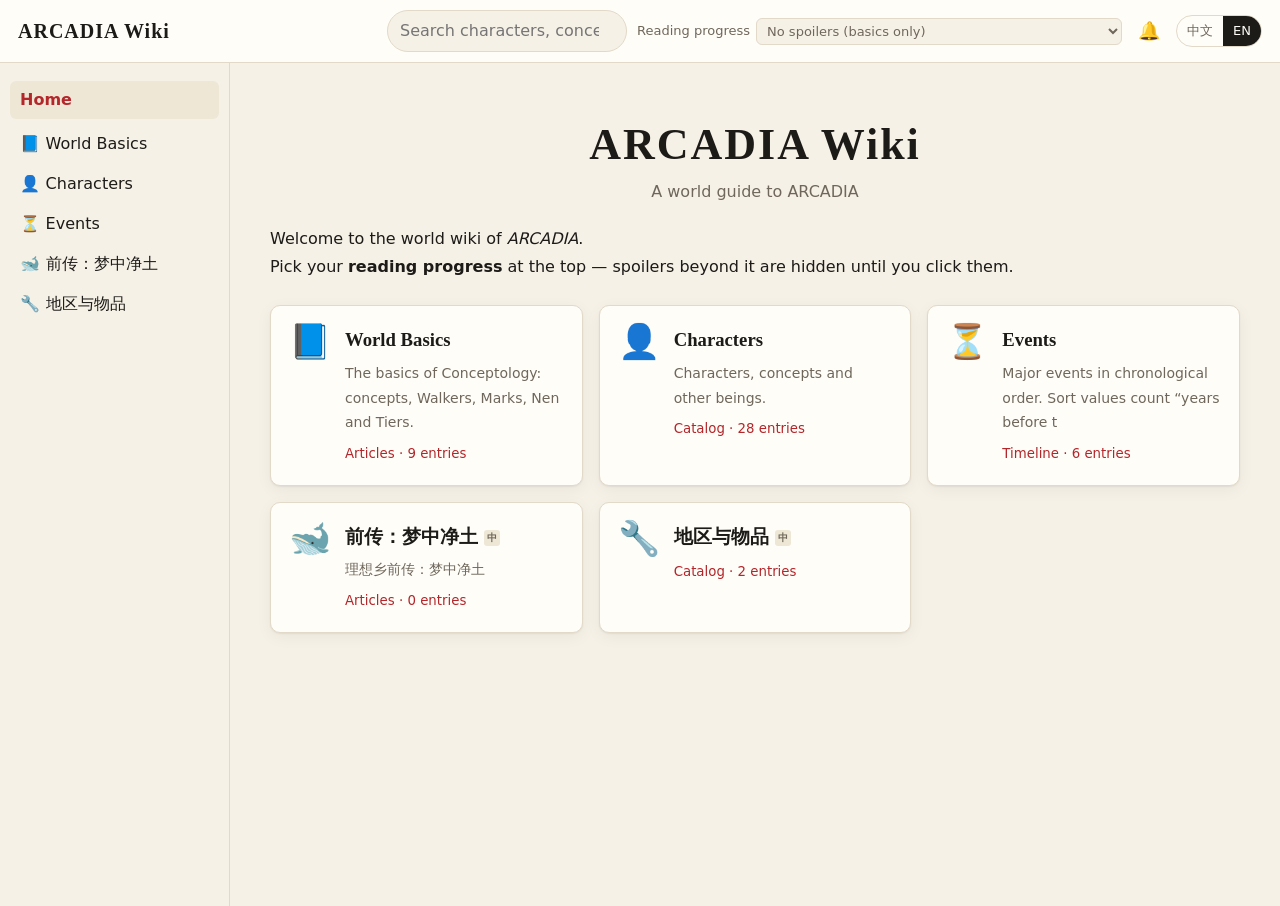
<file: index.html>
<!doctype html>
<html lang="zh-CN">
<head>
  <meta charset="utf-8">
  <meta name="viewport" content="width=device-width, initial-scale=1">
  <title>ARCADIA Wiki</title>
  <meta name="description" content="ARCADIA (理想乡) world wiki — concepts, characters and timeline. 《理想乡》世界观百科。">
  <link rel="icon" href="data:image/svg+xml,<svg xmlns='http://www.w3.org/2000/svg' viewBox='0 0 100 100'><polygon points='50,8 94,88 6,88' fill='%23D9443B'/><circle cx='50' cy='62' r='22' fill='%231b1b1b'/></svg>">
  <link rel="stylesheet" href="assets/css/style.css">
</head>
<body data-mode="read">
  <header class="topbar">
    <button id="menu-btn" class="icon-btn" aria-label="Menu">☰</button>
    <a href="#/" class="brand"><span id="site-title">ARCADIA</span></a>
    <div class="top-tools">
      <input id="search" type="search" autocomplete="off">
      <label class="progress-sel" id="progress-wrap">
        <span id="progress-label"></span><select id="progress"></select>
      </label>
      <div class="lang-switch" role="group" aria-label="Language">
        <button data-lang="zh">中文</button><button data-lang="en">EN</button>
      </div>
    </div>
  </header>

  <div class="layout">
    <nav id="nav" class="nav"></nav>
    <main id="main" class="main"><p class="loading">…</p></main>
    <aside id="toc" class="toc"></aside>
  </div>

  <div id="toolbar"></div>
  <noscript>This site needs JavaScript. 这个网站需要开启 JavaScript。</noscript>
  <script>
    // 如果 4 秒后程序还没启动，多半是 assets 文件夹没放对位置
    setTimeout(function () {
      if (window.__wikiBooted) return;
      var m = document.getElementById('main');
      if (m) m.innerHTML = '<div style="max-width:640px;margin:40px auto;padding:20px;border:2px solid #b3262a;border-radius:10px;font:15px/1.7 sans-serif">' +
        '<b>网站文件没有加载成功 / Site files failed to load</b><br>' +
        '请确认仓库<b>根目录</b>里直接就有 <code>index.html</code>、<code>editor.html</code>、<code>assets</code> 文件夹和 <code>data</code> 文件夹，' +
        '而不是被放在另一个文件夹里面。上传时要把解压后文件夹<b>里面的东西</b>拖进去，不要上传 zip 本身。</div>';
    }, 4000);
  </script>
  <script type="module" src="assets/js/main.js"></script>
</body>
</html>
</file>
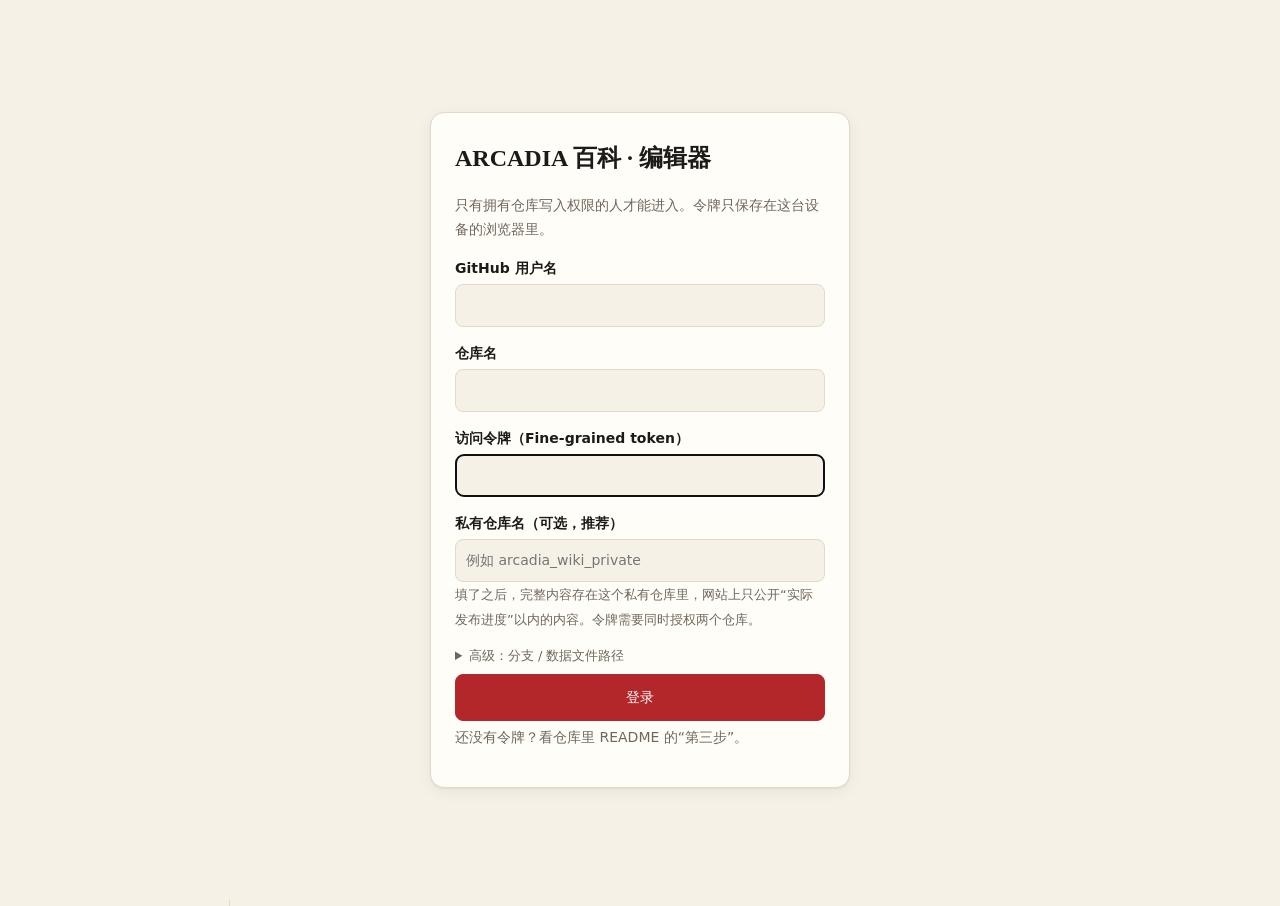
<file: editor.html>
<!doctype html>
<html lang="zh-CN">
<head>
  <meta charset="utf-8">
  <meta name="viewport" content="width=device-width, initial-scale=1">
  <title>编辑器 · ARCADIA</title>
  <meta name="robots" content="noindex, nofollow">
  <link rel="icon" href="data:image/svg+xml,<svg xmlns='http://www.w3.org/2000/svg' viewBox='0 0 100 100'><polygon points='50,8 94,88 6,88' fill='%23D9443B'/><circle cx='50' cy='62' r='22' fill='%231b1b1b'/></svg>">
  <link rel="stylesheet" href="assets/css/style.css">
</head>
<body data-mode="edit">
  <header class="topbar">
    <button id="menu-btn" class="icon-btn" aria-label="Menu">☰</button>
    <a href="#/" class="brand"><span id="site-title">ARCADIA</span><span class="ed-badge">编辑器</span></a>
    <div class="top-tools">
      <input id="search" type="search" autocomplete="off">
      <label class="progress-sel" id="progress-wrap">
        <span id="progress-label"></span><select id="progress"></select>
      </label>
      <div class="lang-switch" role="group" aria-label="Language">
        <button data-lang="zh">中文</button><button data-lang="en">EN</button>
      </div>
    </div>
  </header>

  <div class="layout">
    <nav id="nav" class="nav"></nav>
    <main id="main" class="main"><p class="loading">…</p></main>
    <aside id="toc" class="toc"></aside>
  </div>

  <div id="toolbar"></div>
  <noscript>This site needs JavaScript. 这个网站需要开启 JavaScript。</noscript>
  <script>
    // 如果 4 秒后程序还没启动，多半是 assets 文件夹没放对位置
    setTimeout(function () {
      if (window.__wikiBooted) return;
      var m = document.getElementById('main');
      if (m) m.innerHTML = '<div style="max-width:640px;margin:40px auto;padding:20px;border:2px solid #b3262a;border-radius:10px;font:15px/1.7 sans-serif">' +
        '<b>网站文件没有加载成功 / Site files failed to load</b><br>' +
        '请确认仓库<b>根目录</b>里直接就有 <code>index.html</code>、<code>editor.html</code>、<code>assets</code> 文件夹和 <code>data</code> 文件夹，' +
        '而不是被放在另一个文件夹里面。上传时要把解压后文件夹<b>里面的东西</b>拖进去，不要上传 zip 本身。</div>';
    }, 4000);
  </script>
  <script type="module" src="assets/js/main.js"></script>
</body>
</html>
</file>
<file: assets/css/style.css>
/* ========== 主题色 ========== */
:root {
  --bg: #f6f1e7;
  --paper: #fffdf8;
  --ink: #1d1b18;
  --muted: #6f675b;
  --line: #e2d9c8;
  --accent: #b3262a;
  --accent-2: #3b6e8f;
  --link: #2d5f86;
  --missing: #b3262a;
  --chip: #efe7d6;
  --shadow: 0 1px 2px rgba(0,0,0,.06), 0 4px 16px rgba(0,0,0,.05);
  --radius: 10px;
  --serif: "Noto Serif SC", "Source Han Serif SC", "Songti SC", Georgia, serif;
  --sans: system-ui, -apple-system, "PingFang SC", "Microsoft YaHei", "Noto Sans SC", sans-serif;
}
@media (prefers-color-scheme: dark) {
  :root {
    --bg: #17161a; --paper: #1f1e23; --ink: #ece7dd; --muted: #a39b8d; --line: #34323a;
    --accent: #e0575a; --accent-2: #7fb0d1; --link: #8fbfe0; --missing: #f07a7c; --chip: #2a2830;
    --shadow: 0 1px 2px rgba(0,0,0,.4);
  }
}

* { box-sizing: border-box; }
html { scroll-padding-top: 72px; }
body { margin: 0; background: var(--bg); color: var(--ink); font: 16px/1.75 var(--sans); }
a { color: var(--link); text-decoration: none; }
a:hover { text-decoration: underline; }
button, input, select, textarea { font: inherit; color: inherit; }
.muted { color: var(--muted); }
.grow { flex: 1; }

/* ========== 顶栏 ========== */
.topbar {
  position: sticky; top: 0; z-index: 20; display: flex; align-items: center; gap: 12px;
  padding: 10px 18px; background: var(--paper); border-bottom: 1px solid var(--line);
}
.brand { font: 700 20px/1 var(--serif); color: var(--ink); letter-spacing: 1px; white-space: nowrap; }
.brand:hover { text-decoration: none; color: var(--accent); }
.top-tools { margin-left: auto; display: flex; align-items: center; gap: 10px; }
#search { width: 240px; padding: 6px 12px; border: 1px solid var(--line); border-radius: 999px; background: var(--bg); }
.progress-sel { display: flex; align-items: center; gap: 6px; font-size: 13px; color: var(--muted); }
.progress-sel select { padding: 4px 6px; border: 1px solid var(--line); border-radius: 6px; background: var(--bg); }
.icon-btn { display: none; border: 0; background: none; font-size: 22px; cursor: pointer; }

.banner { background: #fff3cd; color: #5c4400; padding: 8px 18px; font-size: 14px; display: flex; gap: 10px; align-items: center; flex-wrap: wrap; }
.banner[hidden] { display: none; }

/* ========== 三栏布局 ========== */
.layout { display: grid; grid-template-columns: 230px minmax(0, 1fr); gap: 0; max-width: 1400px; margin: 0 auto; }
body.has-toc .layout { grid-template-columns: 230px minmax(0, 1fr) 220px; }
.nav { position: sticky; top: 57px; align-self: start; height: calc(100vh - 57px); overflow: auto; padding: 18px 10px 80px; border-right: 1px solid var(--line); }
.main { min-width: 0; padding: 26px 40px 120px; }
.toc { display: none; }
body.has-toc .toc { display: block; position: sticky; top: 57px; align-self: start; max-height: calc(100vh - 57px); overflow: auto; padding: 26px 14px; font-size: 14px; border-left: 1px solid var(--line); }

.nav a { display: block; color: var(--ink); padding: 5px 10px; border-radius: 6px; }
.nav a:hover { background: var(--chip); text-decoration: none; }
.nav a.on { background: var(--chip); color: var(--accent); font-weight: 600; }
.nav-home { margin-bottom: 6px; }
.nav-group { margin: 2px 0; }
.nav-ico { display: inline-block; width: 1.6em; }
.nav-sub { padding-left: 34px !important; font-size: 14px; color: var(--muted) !important; }
.nav-sub.on { color: var(--accent) !important; }

/* ========== 正文 ========== */
.crumbs { font-size: 13px; color: var(--muted); margin-bottom: 6px; }
.crumbs .sep { margin: 0 6px; }
.title { font: 700 32px/1.3 var(--serif); margin: 4px 0 10px; padding-bottom: 8px; border-bottom: 1px solid var(--line); }
.title small { font: 400 16px var(--sans); color: var(--muted); margin-left: 12px; }
.prose p { margin: .6em 0; }
.prose blockquote { margin: .8em 0; padding: .3em 1em; border-left: 3px solid var(--accent); background: var(--chip); border-radius: 0 6px 6px 0; }
.prose h4 { margin: 1.2em 0 .3em; font-size: 16px; }
.prose ul, .prose ol { padding-left: 1.6em; }
.lead { font-size: 17px; }
.empty { color: var(--muted); font-style: italic; }
.aliases { color: var(--muted); font-size: 14px; margin-bottom: 8px; }
.wikilink.missing { color: var(--missing); cursor: help; }
body.editing .wikilink.missing { cursor: pointer; text-decoration: underline dotted; }
.spoiler-inline { background: var(--ink); color: transparent; border-radius: 3px; padding: 0 3px; cursor: pointer; transition: .2s; }
.spoiler-inline.shown { background: var(--chip); color: inherit; }
.spoiler-block { border: 1px dashed var(--accent); border-radius: var(--radius); padding: 14px 18px; margin: 10px 0; text-align: center; color: var(--accent); cursor: pointer; background: color-mix(in srgb, var(--accent) 6%, transparent); }
.spoiler-block small { color: var(--muted); }

.sec h2, .sec h3 { font-family: var(--serif); display: flex; align-items: baseline; flex-wrap: wrap; gap: 8px; }
.sec h2 { font-size: 24px; margin: 1.6em 0 .4em; padding-bottom: 4px; border-bottom: 1px solid var(--line); }
.sec h3 { font-size: 19px; margin: 1.3em 0 .3em; }
.secnum { color: var(--muted); font: 400 .8em var(--sans); }

/* 条目右侧信息栏（维基百科式） */
.article::after { content: ""; display: block; clear: both; }
.infobox { float: right; width: 290px; margin: 0 0 16px 24px; background: var(--paper); border: 1px solid var(--line); border-radius: var(--radius); box-shadow: var(--shadow); overflow: hidden; font-size: 14px; }
.ib-title { background: var(--ink); color: var(--paper); text-align: center; font: 700 18px/1.4 var(--serif); padding: 8px; }
.ib-img img { display: block; width: 100%; max-height: 360px; object-fit: cover; }
.ib-sub { text-align: center; color: var(--muted); padding: 6px; border-bottom: 1px solid var(--line); }
.infobox table { width: 100%; border-collapse: collapse; }
.infobox th { text-align: left; width: 34%; padding: 6px 10px; background: var(--chip); vertical-align: top; font-weight: 600; }
.infobox td { padding: 6px 10px; vertical-align: top; }
.infobox tr + tr th, .infobox tr + tr td { border-top: 1px solid var(--line); }

/* 目录 */
.toc-h { font-weight: 700; margin-bottom: 6px; }
.toc a, .toc-inline a { display: block; color: var(--ink); cursor: pointer; padding: 2px 0; }
.toc a span, .toc-inline a span { color: var(--muted); margin-right: 6px; }
.toc a:hover, .toc-inline a:hover { color: var(--accent); text-decoration: none; }
.toc-l3 { padding-left: 16px !important; font-size: 13px; }
.toc-inline { display: none; }

/* 首页 */
.hero { text-align: center; padding: 30px 0 10px; }
.hero h1 { font: 700 44px/1.2 var(--serif); margin: 0; letter-spacing: 2px; }
.hero p { color: var(--muted); margin: 6px 0 0; }
.mod-grid { display: grid; grid-template-columns: repeat(auto-fill, minmax(260px, 1fr)); gap: 16px; margin-top: 24px; }
.mod-card { background: var(--paper); border: 1px solid var(--line); border-radius: var(--radius); box-shadow: var(--shadow); }
.mod-link { display: flex; gap: 14px; padding: 18px; color: var(--ink); }
.mod-link:hover { text-decoration: none; background: var(--chip); border-radius: var(--radius); }
.mod-ico { font-size: 34px; line-height: 1; }
.mod-link h3 { margin: 0; font-family: var(--serif); }
.mod-link p { margin: 4px 0; color: var(--muted); font-size: 14px; }
.mod-link small { color: var(--accent); }
.mod-card .ebar { padding: 0 14px 12px; }

/* 列表与卡片 */
.row-list { display: flex; flex-direction: column; gap: 8px; margin-top: 12px; }
.row-link { display: flex; flex-direction: column; padding: 12px 16px; background: var(--paper); border: 1px solid var(--line); border-radius: var(--radius); color: var(--ink); }
.row-link:hover { text-decoration: none; border-color: var(--accent); }
.row-link span, .row-link small { color: var(--muted); font-size: 14px; }
.tabs { display: flex; flex-wrap: wrap; gap: 6px; margin: 16px 0; border-bottom: 1px solid var(--line); }
.tab { padding: 8px 16px; color: var(--ink); border-bottom: 3px solid transparent; margin-bottom: -1px; }
.tab small { color: var(--muted); margin-left: 4px; }
.tab.on { border-color: var(--accent); color: var(--accent); font-weight: 600; }
.tab:hover { text-decoration: none; background: var(--chip); }
.card-grid { display: grid; grid-template-columns: repeat(auto-fill, minmax(200px, 1fr)); gap: 14px; margin-top: 12px; }
.card { display: flex; gap: 12px; padding: 12px; background: var(--paper); border: 1px solid var(--line); border-radius: var(--radius); color: var(--ink); box-shadow: var(--shadow); }
.card:hover { text-decoration: none; border-color: var(--accent); transform: translateY(-1px); }
.card-img { flex: 0 0 64px; height: 64px; border-radius: 8px; overflow: hidden; background: var(--chip); display: grid; place-items: center; }
.card-img img { width: 100%; height: 100%; object-fit: cover; }
.avatar-letter { font: 700 28px var(--serif); color: var(--accent); }
.card-txt { display: flex; flex-direction: column; min-width: 0; }
.card-txt small, .card-txt span { color: var(--muted); font-size: 13px; }

/* 时间线 */
.timeline { position: relative; margin: 20px 0 0 8px; padding-left: 28px; border-left: 2px solid var(--line); }
.tl-era { position: relative; margin: 24px 0 10px -28px; padding: 4px 14px; display: inline-block; background: var(--era); color: #fff; font-weight: 700; border-radius: 0 999px 999px 0; }
.tl-item { position: relative; display: grid; grid-template-columns: 150px 1fr; gap: 14px; padding: 10px 14px; margin: 8px 0; background: var(--paper); border: 1px solid var(--line); border-radius: var(--radius); color: var(--ink); }
.tl-item:hover { text-decoration: none; border-color: var(--era); }
.tl-dot { position: absolute; left: -37px; top: 18px; width: 14px; height: 14px; border-radius: 50%; background: var(--era); border: 3px solid var(--bg); }
.tl-date { color: var(--era); font-weight: 700; font-size: 14px; }
.tl-body { display: flex; flex-direction: column; }
.tl-body small { color: var(--muted); }

/* ========== 编辑模式 ========== */
.ebar { display: flex; flex-wrap: wrap; gap: 6px; margin: 6px 0; }
.ebar:empty { display: none; }
.ebar.inline { display: inline-flex; margin: 0 0 0 auto; }
.ebtn { font-size: 12px; padding: 2px 8px; border: 1px solid var(--accent-2); color: var(--accent-2); background: transparent; border-radius: 6px; cursor: pointer; line-height: 1.6; }
.ebtn:hover { background: var(--accent-2); color: #fff; }
.ebtn.danger { border-color: var(--accent); color: var(--accent); }
.ebtn.danger:hover { background: var(--accent); color: #fff; }
.ebtn.wide { display: block; width: calc(100% - 16px); margin: 8px; padding: 6px; }
.spoiler-tag { font: 400 11px var(--sans); background: var(--accent); color: #fff; border-radius: 4px; padding: 1px 6px; margin-left: 6px; vertical-align: middle; }
body.editing .main { outline: 2px dashed color-mix(in srgb, var(--accent-2) 30%, transparent); outline-offset: -10px; }

.btn { padding: 6px 14px; border: 1px solid var(--line); background: var(--paper); border-radius: 8px; cursor: pointer; font-size: 14px; }
.btn:hover { border-color: var(--ink); }
.btn.primary { background: var(--accent); color: #fff; border-color: var(--accent); }
.btn.ghost { background: transparent; }
.btn:disabled { opacity: .45; cursor: default; }

.ed-bar { position: fixed; left: 0; right: 0; bottom: 0; z-index: 30; display: flex; gap: 8px; align-items: center; flex-wrap: wrap; padding: 10px 18px; background: var(--paper); border-top: 2px solid var(--accent-2); box-shadow: 0 -4px 16px rgba(0,0,0,.08); }
#ed-status { font-size: 14px; color: var(--muted); }
#ed-status.dirty { color: var(--accent); font-weight: 600; }

/* 弹窗 */
.modal-back { position: fixed; inset: 0; z-index: 50; background: rgba(0,0,0,.4); display: grid; place-items: center; padding: 16px; }
.modal { width: min(560px, 100%); max-height: calc(100vh - 32px); display: flex; flex-direction: column; background: var(--paper); border-radius: 14px; box-shadow: 0 20px 60px rgba(0,0,0,.3); }
.modal.wide { width: min(860px, 100%); }
.modal-h { display: flex; align-items: center; padding: 14px 18px; font-weight: 700; border-bottom: 1px solid var(--line); }
.modal-h .x { margin-left: auto; border: 0; background: none; font-size: 18px; cursor: pointer; }
.modal-b { padding: 14px 18px; overflow: auto; }
.modal-f { display: flex; gap: 8px; padding: 12px 18px; border-top: 1px solid var(--line); }
.f { display: block; margin-bottom: 14px; font-size: 14px; font-weight: 600; }
.f input[type=text], .f input[type=number], .f select, .f textarea { display: block; width: 100%; margin-top: 4px; padding: 8px 10px; border: 1px solid var(--line); border-radius: 8px; background: var(--bg); font-weight: 400; }
.f textarea { resize: vertical; font-family: var(--sans); line-height: 1.6; }
.f-help { font-weight: 400; color: var(--muted); font-size: 13px; margin-top: 4px; }
.f-info { font-size: 14px; color: var(--muted); margin-bottom: 12px; }
.f-preview-h { margin-top: 8px; color: var(--muted); font-size: 12px; font-weight: 400; }
.f-preview { font-weight: 400; border: 1px dashed var(--line); border-radius: 8px; padding: 4px 12px; max-height: 260px; overflow: auto; }
.fmt-help { font-weight: 400; font-size: 13px; margin-top: 6px; }
.fmt-help td { padding: 2px 10px 2px 0; }
.rows { margin: 6px 0; display: flex; flex-direction: column; gap: 6px; }
.row { display: flex; gap: 6px; align-items: center; }
.row input[type=text], .row input[type=number], .row select { min-width: 0; flex: 1; padding: 6px 8px; border: 1px solid var(--line); border-radius: 6px; background: var(--bg); font-weight: 400; }
.row input[type=color] { width: 40px; height: 32px; padding: 0; border: 0; background: none; }

/* 提示 */
#toast { position: fixed; top: 70px; left: 50%; transform: translateX(-50%); z-index: 60; display: flex; flex-direction: column; gap: 6px; align-items: center; }
.toast-item { background: var(--ink); color: var(--paper); padding: 8px 16px; border-radius: 999px; font-size: 14px; box-shadow: var(--shadow); transition: opacity .4s; }
.toast-item.out { opacity: 0; }
.loading { color: var(--muted); }

/* ========== 窄屏 ========== */
@media (max-width: 1100px) {
  body.has-toc .layout { grid-template-columns: 220px minmax(0, 1fr); }
  body.has-toc .toc { display: none; }
  .toc-inline { display: block; background: var(--paper); border: 1px solid var(--line); border-radius: var(--radius); padding: 10px 16px; margin: 12px 0; max-width: 420px; }
}
@media (max-width: 760px) {
  .icon-btn { display: block; }
  .layout, body.has-toc .layout { grid-template-columns: minmax(0, 1fr); }
  .nav { position: fixed; left: 0; top: 0; bottom: 0; height: 100vh; width: 260px; z-index: 40; background: var(--paper); transform: translateX(-100%); transition: transform .2s; padding-top: 70px; }
  body.nav-open .nav { transform: none; box-shadow: 0 0 40px rgba(0,0,0,.3); }
  .main { padding: 18px 16px 120px; }
  .topbar { flex-wrap: wrap; row-gap: 8px; }
  .top-tools { order: 3; width: 100%; margin-left: 0; gap: 6px; }
  #search { flex: 1; width: auto; min-width: 0; }
  .nav { top: 0; }
  .progress-sel span { display: none; }
  .brand { font-size: 17px; }
  .infobox { float: none; width: 100%; margin: 0 0 16px; }
  .tl-item { grid-template-columns: 1fr; gap: 2px; }
  .title { font-size: 26px; }
  .hero h1 { font-size: 32px; }
}

#edit-toggle[hidden] { display: none; }

/* ========== 语言切换 / 双语 ========== */
.lang-switch { display: inline-flex; border: 1px solid var(--line); border-radius: 999px; overflow: hidden; }
.lang-switch button { border: 0; background: transparent; padding: 4px 10px; font-size: 13px; cursor: pointer; color: var(--muted); }
.lang-switch button.on { background: var(--ink); color: var(--paper); }
.zh-badge { display: inline-block; font: 600 10px/16px var(--sans); width: 16px; text-align: center; border-radius: 3px; background: var(--chip); color: var(--muted); margin-left: 6px; vertical-align: middle; cursor: help; }
.en-missing { font: 400 11px var(--sans); background: #e9e1cf; color: #7a5b16; border-radius: 4px; padding: 1px 6px; margin-left: 6px; vertical-align: middle; }
.ed-badge { font: 600 11px var(--sans); background: var(--accent-2); color: #fff; border-radius: 4px; padding: 2px 6px; margin-left: 8px; vertical-align: middle; letter-spacing: 0; }
.ed-who { font-size: 13px; color: var(--muted); font-family: ui-monospace, monospace; }

/* 编辑器表单：中英两栏 */
.bi { display: grid; grid-template-columns: 1fr 1fr; gap: 10px; margin-top: 4px; }
.bi-lab { font-size: 12px; color: var(--muted); font-weight: 400; }
.bi input[type=text], .bi textarea { display: block; width: 100%; padding: 8px 10px; border: 1px solid var(--line); border-radius: 8px; background: var(--bg); font-weight: 400; font-family: var(--sans); }
.bi .f-preview { margin-top: 6px; }
.row { align-items: stretch; }
.row-bi, .row-one { display: flex; flex-direction: column; gap: 3px; min-width: 0; }
.row-bi input, .row-one input { width: 100%; }
.row-bi input + input { border-style: dashed !important; }
.row-btns { display: flex; gap: 4px; align-items: center; }
.modal.wide { width: min(980px, 100%); }

/* 编辑器登录 */
.login-back { position: fixed; inset: 0; z-index: 70; background: var(--bg); display: grid; place-items: center; padding: 16px; }
.login { width: min(420px, 100%); background: var(--paper); border: 1px solid var(--line); border-radius: 14px; padding: 24px; box-shadow: var(--shadow); }
.login h2 { margin: 0 0 6px; font-family: var(--serif); }
.login p { font-size: 14px; }
.login input { display: block; width: 100%; margin-top: 4px; padding: 8px 10px; border: 1px solid var(--line); border-radius: 8px; background: var(--bg); font-weight: 400; }
.login .btn { width: 100%; padding: 10px; margin-top: 6px; }
.login-err { background: #fde8e8; color: #9b1c1c; padding: 8px 12px; border-radius: 8px; font-size: 14px; margin-bottom: 12px; }

@media (max-width: 760px) {
  .bi { grid-template-columns: 1fr; }
  .lang-switch button { padding: 4px 8px; }
}
@media (max-width: 760px) {
  #search { min-width: 90px; }
  .progress-sel select { max-width: 130px; }
}

/* 设定栏里被隐藏的剧透字段 */
.infobox td.ib-hidden { text-align: center; color: var(--accent); cursor: pointer; font-size: 13px; background: color-mix(in srgb, var(--accent) 6%, transparent); }

/* 被隐藏的子界面 / 时间线标签 */
.tab-hidden { color: var(--accent); cursor: pointer; font-size: 14px; }
.tl-era [data-reveal] { cursor: pointer; }

/* 剧透遮挡条里的链接、粗体等：未点开前一律透明、不可点击 */
.spoiler-inline:not(.shown) * { color: transparent !important; text-decoration: none !important; background: transparent !important; pointer-events: none; }

/* 实际发布进度 */
.spoiler-tag.locked { background: #555; }
.ed-pub { font-size: 13px; color: var(--accent-2); }

/* ========== 通知铃铛 ========== */
.bell { position: relative; border: 0; background: transparent; cursor: pointer; font-size: 18px; padding: 2px 6px; line-height: 1; }
.bell-count { position: absolute; top: -4px; right: -4px; min-width: 18px; height: 18px; padding: 0 5px; border-radius: 999px; background: #e0352b; color: #fff; font: 700 11px/18px var(--sans); text-align: center; }
.bell-count[hidden] { display: none; }
.notice-panel { position: fixed; top: 60px; right: 16px; z-index: 45; width: min(380px, calc(100vw - 32px)); max-height: 70vh; overflow: auto; background: var(--paper); border: 1px solid var(--line); border-radius: 12px; box-shadow: 0 12px 40px rgba(0,0,0,.25); }
.notice-panel[hidden] { display: none; }
.np-h { display: flex; align-items: center; justify-content: space-between; gap: 8px; padding: 12px 16px; font-weight: 700; border-bottom: 1px solid var(--line); position: sticky; top: 0; background: var(--paper); }
.np-item { padding: 12px 16px; border-bottom: 1px solid var(--line); }
.np-item:last-child { border-bottom: 0; }
.np-title { font-weight: 700; }
.np-time { font-size: 12px; color: var(--muted); }
.np-body { font-size: 14px; }
.np-list .empty { padding: 16px; margin: 0; }
</file>
